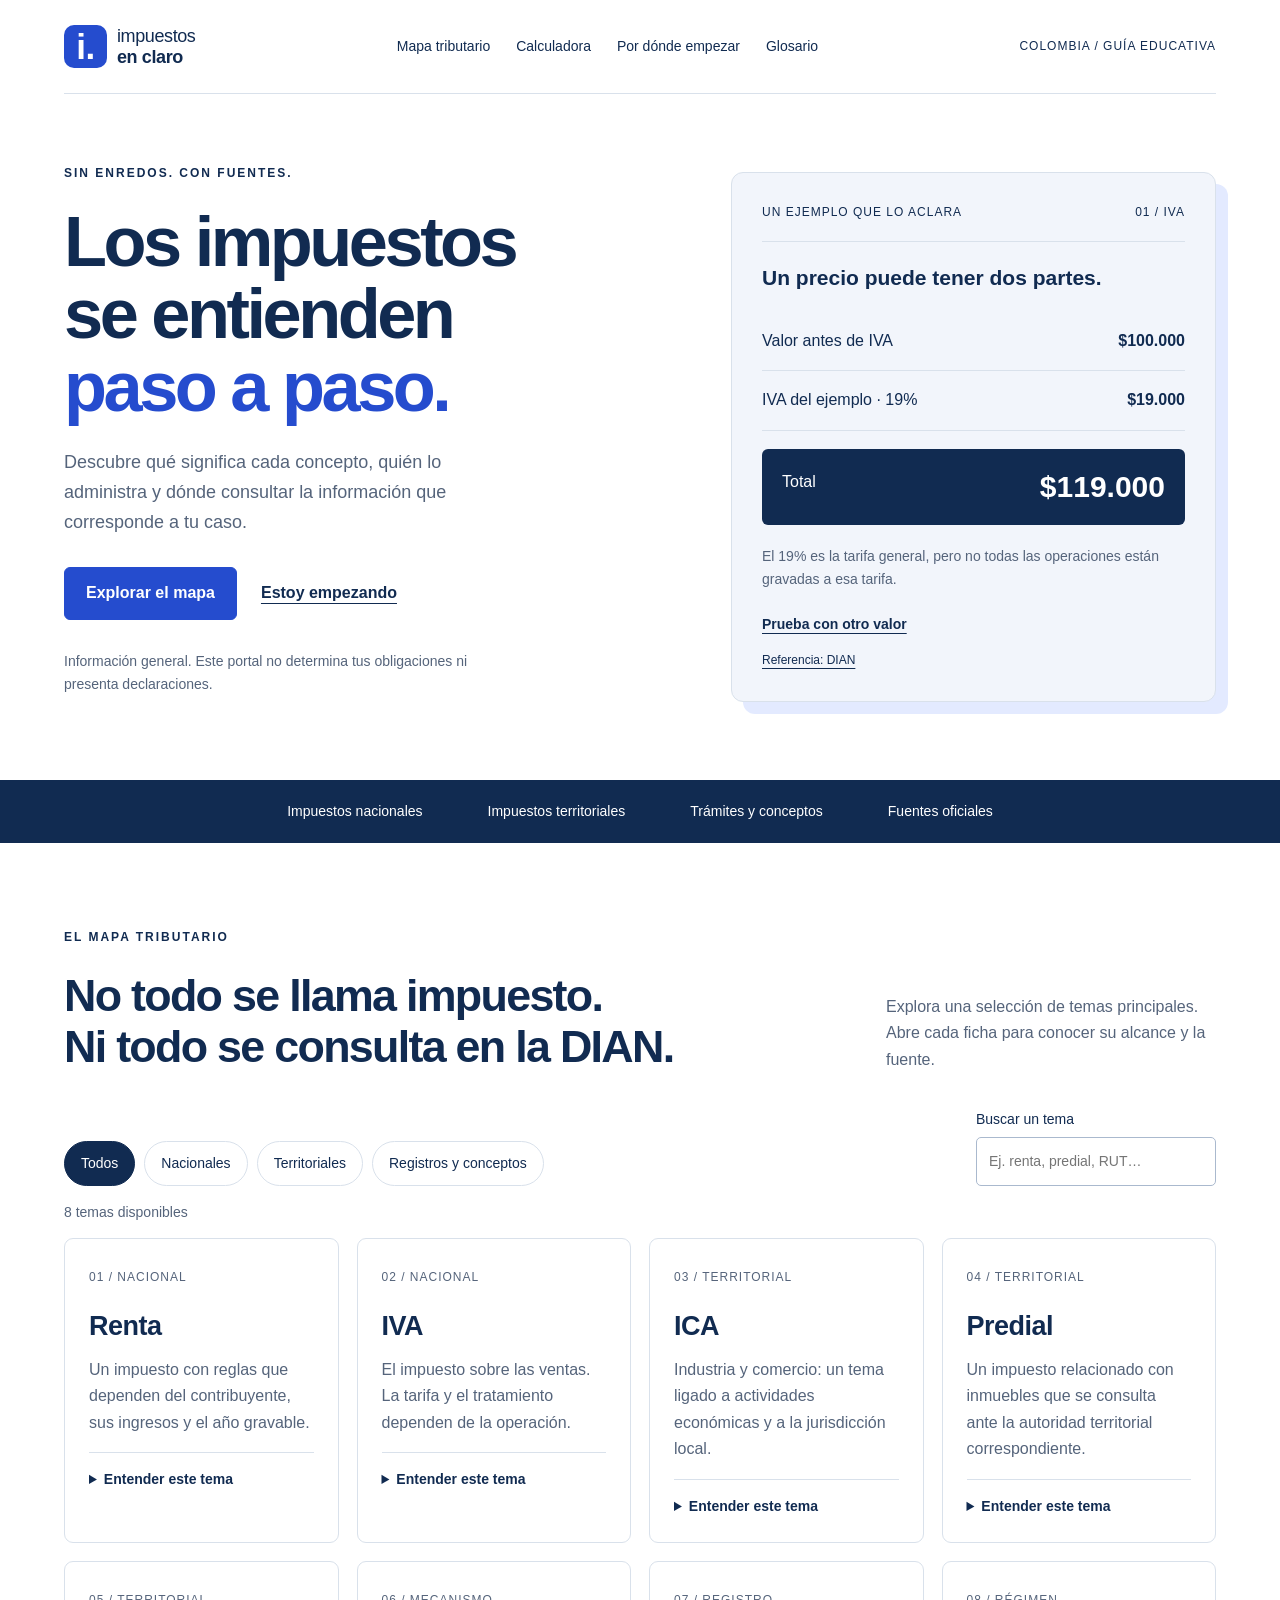
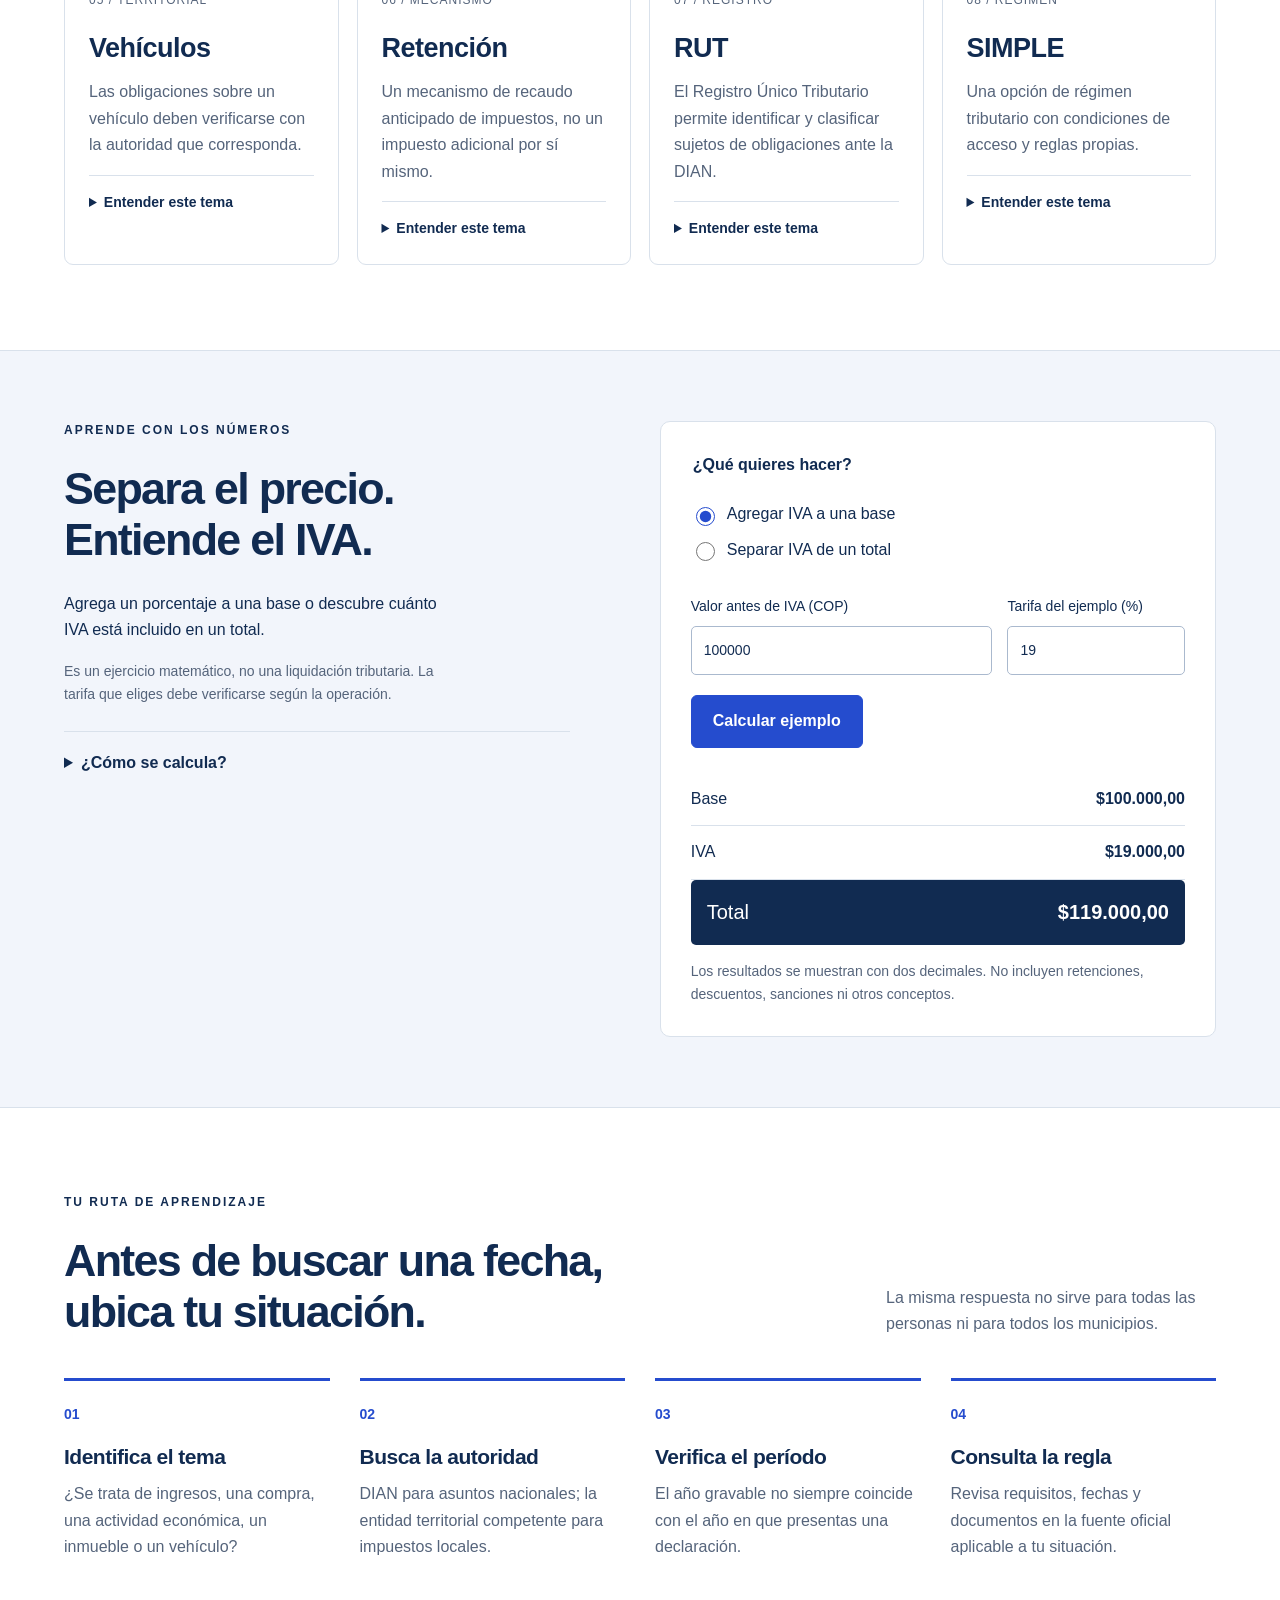
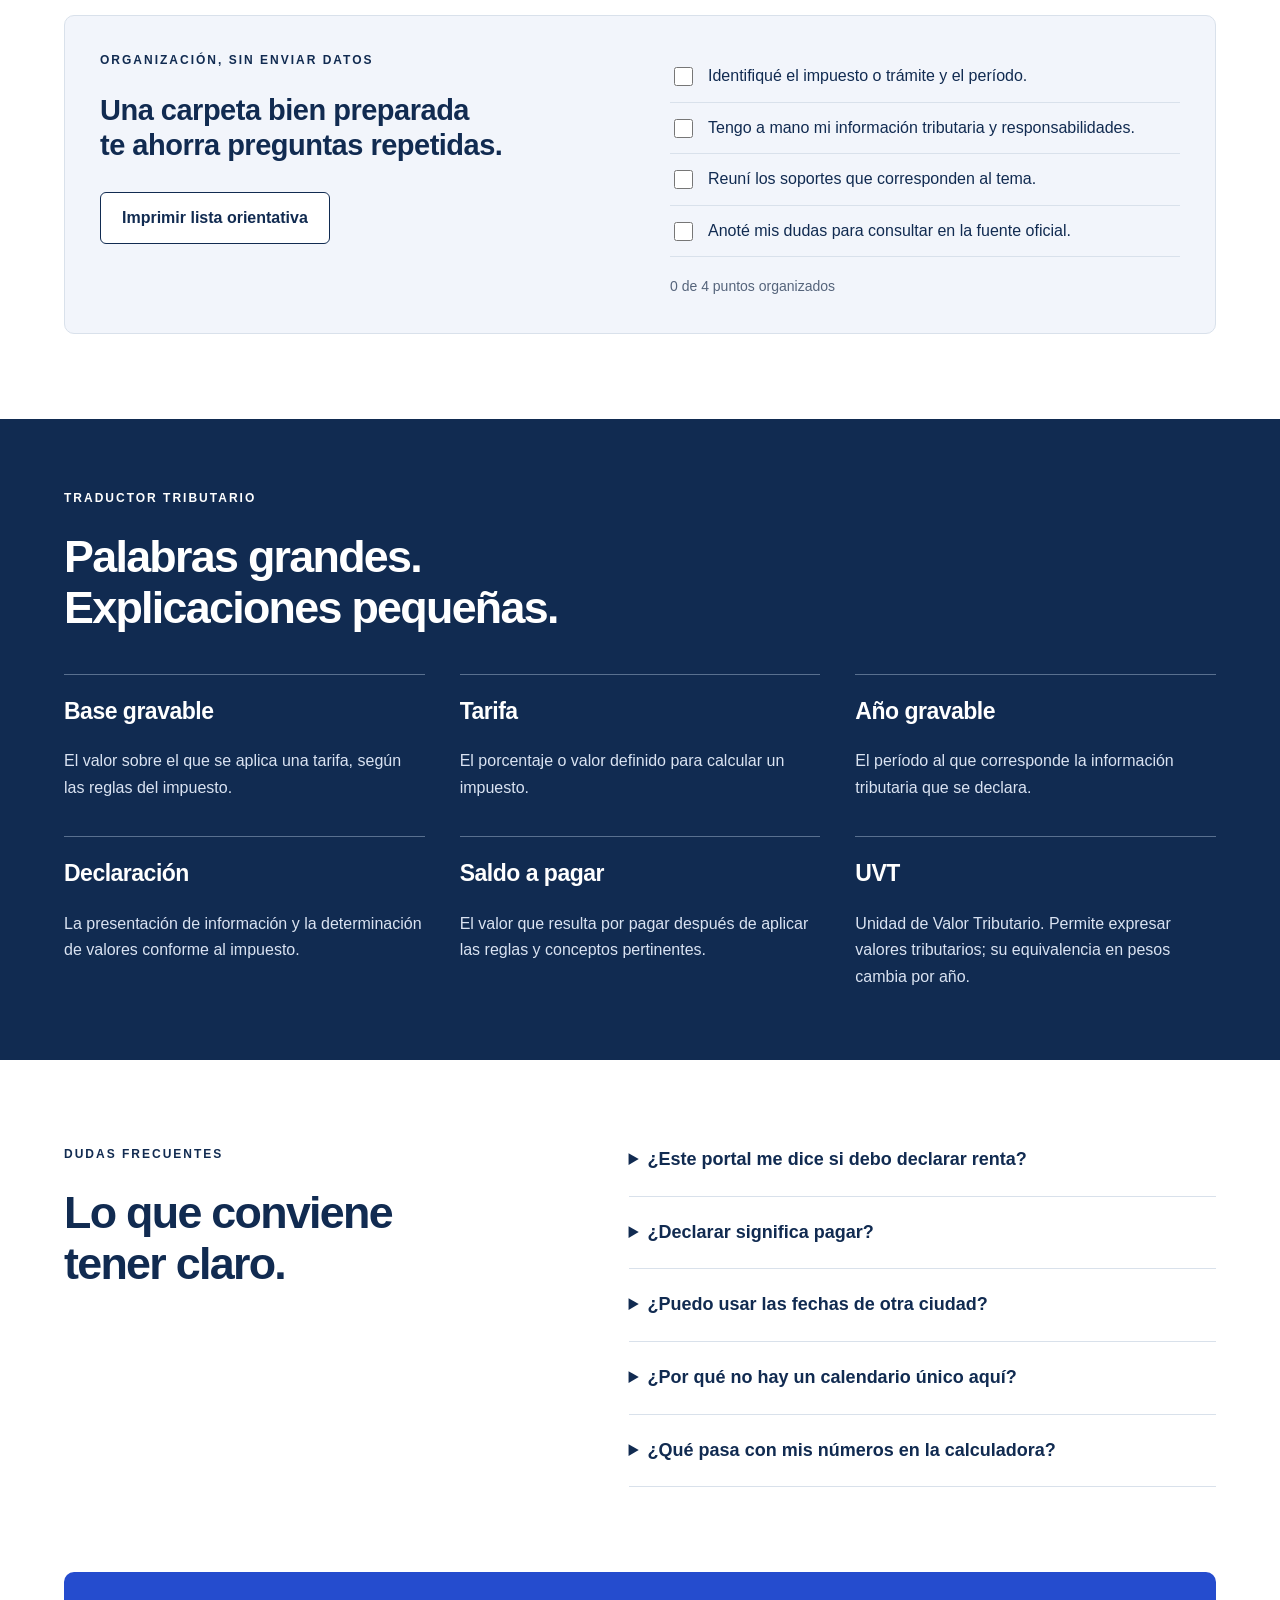
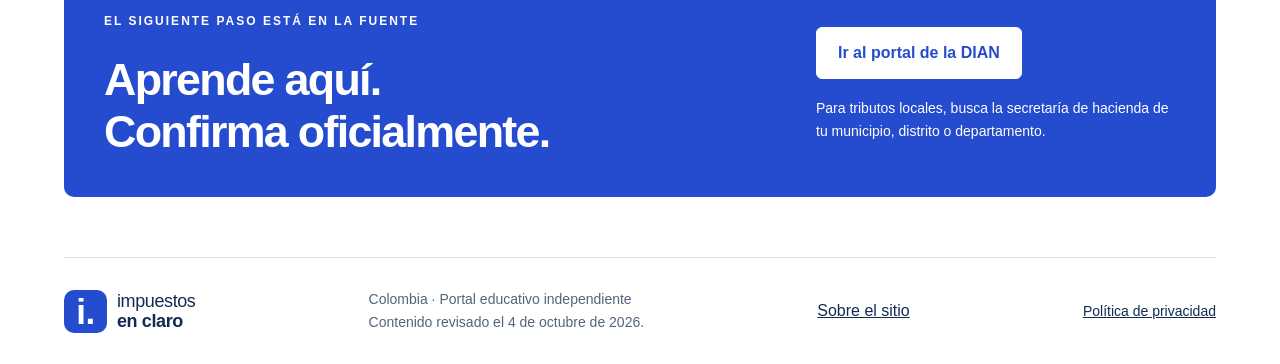
<file: index.html>
<!doctype html>
<html lang="es"><head><meta charset="utf-8"><meta name="viewport" content="width=device-width,initial-scale=1"><meta name="description" content="Aprende sobre los principales impuestos de Colombia con ejemplos, un mapa de temas y una calculadora educativa de IVA."><meta name="theme-color" content="#112b51"><title>Impuestos en Claro | Entender es el primer paso</title><link rel="stylesheet" href="estilos.css"><link rel="icon" href="favicon.svg" type="image/svg+xml"><script src="script.js" defer></script></head>
<body><a class="skip" href="#contenido">Saltar al contenido</a><header class="header wrap"><a class="brand" href="index.html"><span class="mark">i.</span><span>impuestos<br><strong>en claro</strong></span></a><button id="menu" aria-controls="nav" aria-expanded="false">Menú</button><nav id="nav" aria-label="Principal"><a href="#mapa">Mapa tributario</a><a href="#calculadora">Calculadora</a><a href="#ruta">Por dónde empezar</a><a href="#glosario">Glosario</a></nav><span class="country">COLOMBIA / GUÍA EDUCATIVA</span></header>
<main id="contenido"><section class="hero wrap"><div class="hero-copy"><p class="eyebrow">SIN ENREDOS. CON FUENTES.</p><h1>Los impuestos<br>se entienden<br><em>paso a paso.</em></h1><p class="lead">Descubre qué significa cada concepto, quién lo administra y dónde consultar la información que corresponde a tu caso.</p><div class="actions"><a class="button" href="#mapa">Explorar el mapa</a><a class="plain" href="#ruta">Estoy empezando</a></div><p class="small">Información general. Este portal no determina tus obligaciones ni presenta declaraciones.</p></div><div class="hero-ledger"><div class="ledger-head"><span>UN EJEMPLO QUE LO ACLARA</span><span>01 / IVA</span></div><p class="ledger-caption">Un precio puede tener dos partes.</p><div class="ledger-row"><span>Valor antes de IVA</span><strong>$100.000</strong></div><div class="ledger-row"><span>IVA del ejemplo · 19%</span><strong>$19.000</strong></div><div class="ledger-total"><span>Total</span><strong>$119.000</strong></div><p>El 19% es la tarifa general, pero no todas las operaciones están gravadas a esa tarifa.</p><a href="#calculadora">Prueba con otro valor</a><a class="source-mini" href="https://normograma.dian.gov.co/dian/compilacion/docs/oficio_dian_0441_2018.htm" target="_blank" rel="noopener noreferrer">Referencia: DIAN</a></div></section>
<div class="topic-strip"><span>Impuestos nacionales</span><span>Impuestos territoriales</span><span>Trámites y conceptos</span><span>Fuentes oficiales</span></div>
<section class="section wrap" id="mapa"><div class="section-heading"><div><p class="eyebrow">EL MAPA TRIBUTARIO</p><h2>No todo se llama impuesto.<br>Ni todo se consulta en la DIAN.</h2></div><p>Explora una selección de temas principales. Abre cada ficha para conocer su alcance y la fuente.</p></div><div class="map-controls"><div class="filters" role="group" aria-label="Filtrar temas"><button data-filter="todos" class="active" aria-pressed="true">Todos</button><button data-filter="nacional" aria-pressed="false">Nacionales</button><button data-filter="territorial" aria-pressed="false">Territoriales</button><button data-filter="concepto" aria-pressed="false">Registros y conceptos</button></div><label class="search-label">Buscar un tema<input id="topic-search" type="search" placeholder="Ej. renta, predial, RUT…"></label></div><p id="topic-count" class="small" aria-live="polite">8 temas disponibles</p><div class="topic-grid">
<article class="topic" data-category="nacional"><span class="topic-label">01 / NACIONAL</span><h3>Renta</h3><p>Un impuesto con reglas que dependen del contribuyente, sus ingresos y el año gravable.</p><details><summary>Entender este tema</summary><p>Para personas naturales, revisa los criterios para declarar, el año gravable, los documentos y la residencia fiscal. Declarar no significa necesariamente tener un saldo a pagar.</p><a href="https://micrositios.dian.gov.co/renta-personas-naturales-ag-2025/" target="_blank" rel="noopener noreferrer">DIAN · Renta de personas naturales, año gravable 2025</a></details></article>
<article class="topic" data-category="nacional"><span class="topic-label">02 / NACIONAL</span><h3>IVA</h3><p>El impuesto sobre las ventas. La tarifa y el tratamiento dependen de la operación.</p><details><summary>Entender este tema</summary><p>La tarifa general es 19%. No debes aplicar esa cifra automáticamente: existen tratamientos y tarifas diferentes. La calculadora de esta página solo ilustra la aritmética de una tarifa elegida.</p><a href="https://normograma.dian.gov.co/dian/compilacion/docs/oficio_dian_0441_2018.htm" target="_blank" rel="noopener noreferrer">DIAN · Tarifa general del IVA</a></details></article>
<article class="topic" data-category="territorial"><span class="topic-label">03 / TERRITORIAL</span><h3>ICA</h3><p>Industria y comercio: un tema ligado a actividades económicas y a la jurisdicción local.</p><details><summary>Entender este tema</summary><p>Consulta la secretaría de hacienda del municipio o distrito donde corresponda la actividad. Tarifas, formularios y calendario requieren verificar la normativa local.</p><a href="https://www.haciendabogota.gov.co/es/impuestos/impuesto-de-industria-y-comercio-ica" target="_blank" rel="noopener noreferrer">Ejemplo oficial · ICA en Bogotá</a></details></article>
<article class="topic" data-category="territorial"><span class="topic-label">04 / TERRITORIAL</span><h3>Predial</h3><p>Un impuesto relacionado con inmuebles que se consulta ante la autoridad territorial correspondiente.</p><details><summary>Entender este tema</summary><p>Identifica dónde está el inmueble y revisa el portal oficial de esa entidad. No traslades tarifas, descuentos o fechas de una ciudad a otra.</p><a href="https://www.haciendabogota.gov.co/es/sdh/impuestos-bogota" target="_blank" rel="noopener noreferrer">Ejemplo oficial · Impuestos de Bogotá</a></details></article>
<article class="topic" data-category="territorial"><span class="topic-label">05 / TERRITORIAL</span><h3>Vehículos</h3><p>Las obligaciones sobre un vehículo deben verificarse con la autoridad que corresponda.</p><details><summary>Entender este tema</summary><p>Consulta el tipo de vehículo, su matrícula, la autoridad competente y el período. No confundas el impuesto con otros cobros o trámites relacionados con el vehículo.</p><a href="https://www.haciendabogota.gov.co/es/sdh/impuestos-bogota" target="_blank" rel="noopener noreferrer">Ejemplo oficial · Vehículos en Bogotá</a></details></article>
<article class="topic" data-category="concepto"><span class="topic-label">06 / MECANISMO</span><h3>Retención</h3><p>Un mecanismo de recaudo anticipado de impuestos, no un impuesto adicional por sí mismo.</p><details><summary>Entender este tema</summary><p>Su aplicación depende del concepto y de las reglas correspondientes. Conserva los certificados y verifica cómo se tratan en la declaración que proceda.</p><a href="https://normograma.dian.gov.co/dian/compilacion/docs/oficio_dian_906765_2022.htm" target="_blank" rel="noopener noreferrer">DIAN · Naturaleza de la retención</a></details></article>
<article class="topic" data-category="concepto"><span class="topic-label">07 / REGISTRO</span><h3>RUT</h3><p>El Registro Único Tributario permite identificar y clasificar sujetos de obligaciones ante la DIAN.</p><details><summary>Entender este tema</summary><p>No es un impuesto. Revisa si debes inscribirte o actualizarlo y qué responsabilidades corresponde registrar. Usa los canales oficiales para realizar el trámite.</p><a href="https://www.dian.gov.co/impuestos/RUT/Paginas/Inicio.aspx" target="_blank" rel="noopener noreferrer">DIAN · Portal del RUT</a></details></article>
<article class="topic" data-category="concepto"><span class="topic-label">08 / RÉGIMEN</span><h3>SIMPLE</h3><p>Una opción de régimen tributario con condiciones de acceso y reglas propias.</p><details><summary>Entender este tema</summary><p>No asumas que te conviene o que puedes acceder sin revisar requisitos y exclusiones. Consulta la información vigente y evalúa tu situación con apoyo profesional si lo necesitas.</p><a href="https://micrositios.dian.gov.co/regimen-simple-tributacion/quienes-no-pueden-optar-por-el-regimen-simple-de-tributacion-rst/" target="_blank" rel="noopener noreferrer">DIAN · Exclusiones del SIMPLE</a></details></article>
</div><p id="topic-empty" class="empty" hidden>No encontramos ese tema. Prueba otra palabra o selecciona “Todos”.</p></section>
<section class="calculator-section" id="calculadora"><div class="wrap calculator-layout"><div><p class="eyebrow">APRENDE CON LOS NÚMEROS</p><h2>Separa el precio.<br>Entiende el IVA.</h2><p>Agrega un porcentaje a una base o descubre cuánto IVA está incluido en un total.</p><p class="small">Es un ejercicio matemático, no una liquidación tributaria. La tarifa que eliges debe verificarse según la operación.</p><details class="formula"><summary>¿Cómo se calcula?</summary><p>Agregar: IVA = base × tarifa / 100.<br>Separar: base = total / (1 + tarifa / 100).<br>El IVA incluido es la diferencia entre el total y la base.</p></details></div><form id="calculator" class="calculator"><fieldset><legend>¿Qué quieres hacer?</legend><label><input type="radio" name="mode" value="add" checked> Agregar IVA a una base</label><label><input type="radio" name="mode" value="extract"> Separar IVA de un total</label></fieldset><div class="input-pair"><label><span id="amount-label">Valor antes de IVA (COP)</span><input id="amount" type="number" min="0" max="1000000000000" step="0.01" value="100000" required></label><label>Tarifa del ejemplo (%)<input id="rate" type="number" min="0" max="100" step="0.01" value="19" required></label></div><button class="button" type="submit">Calcular ejemplo</button><p id="calc-error" role="alert" hidden></p><div id="calc-result" class="calc-result" aria-live="polite" aria-atomic="true"><div><span>Base</span><strong id="result-base">$100.000,00</strong></div><div><span>IVA</span><strong id="result-tax">$19.000,00</strong></div><div><span>Total</span><strong id="result-total">$119.000,00</strong></div></div><p class="small">Los resultados se muestran con dos decimales. No incluyen retenciones, descuentos, sanciones ni otros conceptos.</p></form></div></section>
<section class="section wrap" id="ruta"><div class="section-heading"><div><p class="eyebrow">TU RUTA DE APRENDIZAJE</p><h2>Antes de buscar una fecha,<br>ubica tu situación.</h2></div><p>La misma respuesta no sirve para todas las personas ni para todos los municipios.</p></div><ol class="route"><li><span>01</span><h3>Identifica el tema</h3><p>¿Se trata de ingresos, una compra, una actividad económica, un inmueble o un vehículo?</p></li><li><span>02</span><h3>Busca la autoridad</h3><p>DIAN para asuntos nacionales; la entidad territorial competente para impuestos locales.</p></li><li><span>03</span><h3>Verifica el período</h3><p>El año gravable no siempre coincide con el año en que presentas una declaración.</p></li><li><span>04</span><h3>Consulta la regla</h3><p>Revisa requisitos, fechas y documentos en la fuente oficial aplicable a tu situación.</p></li></ol><div class="documents"><div><p class="eyebrow">ORGANIZACIÓN, SIN ENVIAR DATOS</p><h3>Una carpeta bien preparada<br>te ahorra preguntas repetidas.</h3><button id="print-list" class="button secondary">Imprimir lista orientativa</button></div><div class="checklist"><label><input type="checkbox"> Identifiqué el impuesto o trámite y el período.</label><label><input type="checkbox"> Tengo a mano mi información tributaria y responsabilidades.</label><label><input type="checkbox"> Reuní los soportes que corresponden al tema.</label><label><input type="checkbox"> Anoté mis dudas para consultar en la fuente oficial.</label><p id="check-count" class="small" aria-live="polite">0 de 4 puntos organizados</p></div></div></section>
<section class="glossary-section" id="glosario"><div class="wrap"><p class="eyebrow">TRADUCTOR TRIBUTARIO</p><h2>Palabras grandes.<br>Explicaciones pequeñas.</h2><div class="glossary"><article><h3>Base gravable</h3><p>El valor sobre el que se aplica una tarifa, según las reglas del impuesto.</p></article><article><h3>Tarifa</h3><p>El porcentaje o valor definido para calcular un impuesto.</p></article><article><h3>Año gravable</h3><p>El período al que corresponde la información tributaria que se declara.</p></article><article><h3>Declaración</h3><p>La presentación de información y la determinación de valores conforme al impuesto.</p></article><article><h3>Saldo a pagar</h3><p>El valor que resulta por pagar después de aplicar las reglas y conceptos pertinentes.</p></article><article><h3>UVT</h3><p>Unidad de Valor Tributario. Permite expresar valores tributarios; su equivalencia en pesos cambia por año.</p></article></div></div></section>
<section class="section wrap faq-section"><div><p class="eyebrow">DUDAS FRECUENTES</p><h2>Lo que conviene<br>tener claro.</h2></div><div class="faq"><details><summary>¿Este portal me dice si debo declarar renta?</summary><p>No. Explica conceptos y te dirige a la fuente oficial. Para saber si estás obligado debes revisar los criterios del período y tus circunstancias.</p></details><details><summary>¿Declarar significa pagar?</summary><p>No necesariamente. La obligación de declarar y el resultado de la declaración son cuestiones distintas.</p></details><details><summary>¿Puedo usar las fechas de otra ciudad?</summary><p>No las tomes como referencia para tu obligación. Consulta el calendario de la autoridad competente y del período correcto.</p></details><details><summary>¿Por qué no hay un calendario único aquí?</summary><p>Los vencimientos dependen del impuesto, el período, la jurisdicción y, en algunos casos, de datos como el NIT. La fuente oficial es el lugar para confirmar tu plazo.</p></details><details><summary>¿Qué pasa con mis números en la calculadora?</summary><p>El cálculo ocurre en tu navegador. El código del sitio no envía ni guarda los valores, ni recopila los puntos marcados en la lista.</p></details></div></section>
<section class="official wrap"><div><p class="eyebrow">EL SIGUIENTE PASO ESTÁ EN LA FUENTE</p><h2>Aprende aquí.<br>Confirma oficialmente.</h2></div><div><a class="button light" href="https://www.dian.gov.co/" target="_blank" rel="noopener noreferrer">Ir al portal de la DIAN</a><p>Para tributos locales, busca la secretaría de hacienda de tu municipio, distrito o departamento.</p></div></section>
</main><footer class="footer wrap"><a class="brand" href="index.html"><span class="mark">i.</span><span>impuestos<br><strong>en claro</strong></span></a><p>Colombia · Portal educativo independiente<br>Contenido revisado el 4 de octubre de 2026.</p><a href="sobre-el-sitio.html">Sobre el sitio</a><a href="privacidad.html">Política de privacidad</a></footer></body></html>
</file>
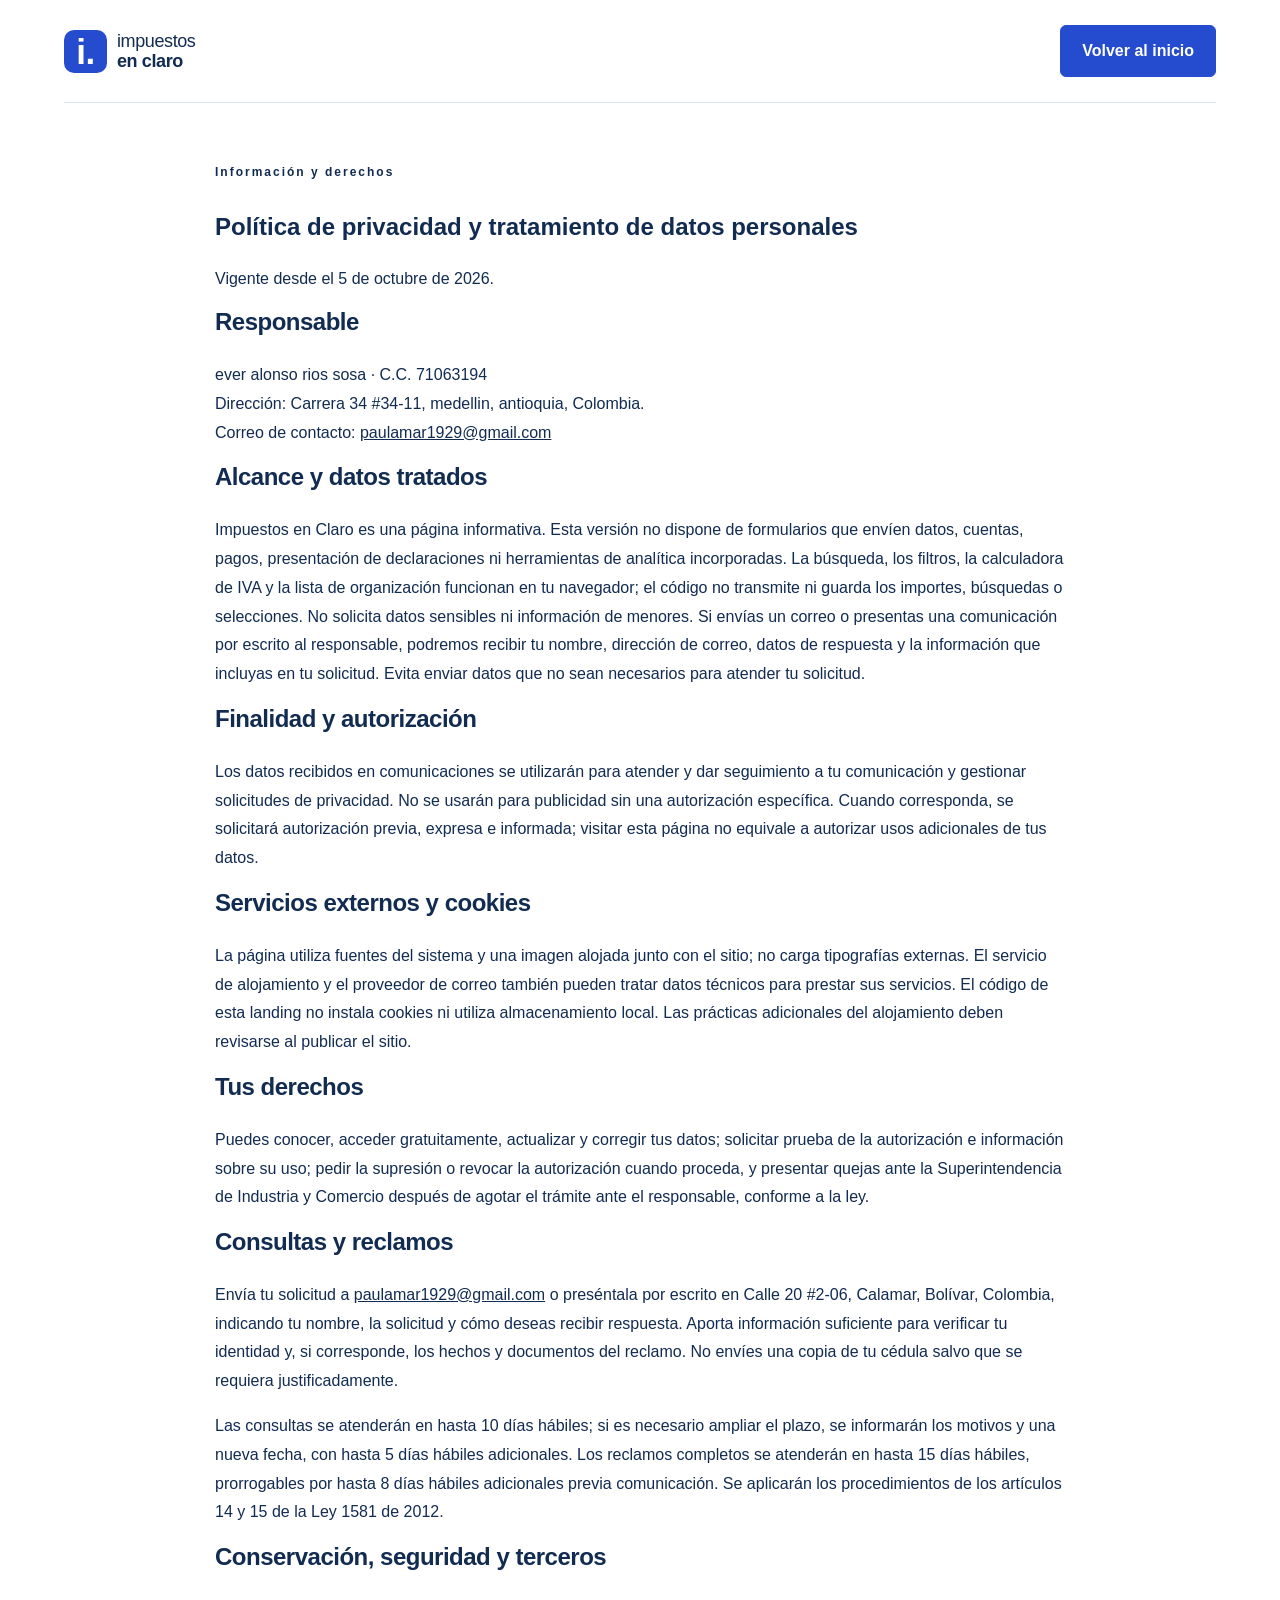
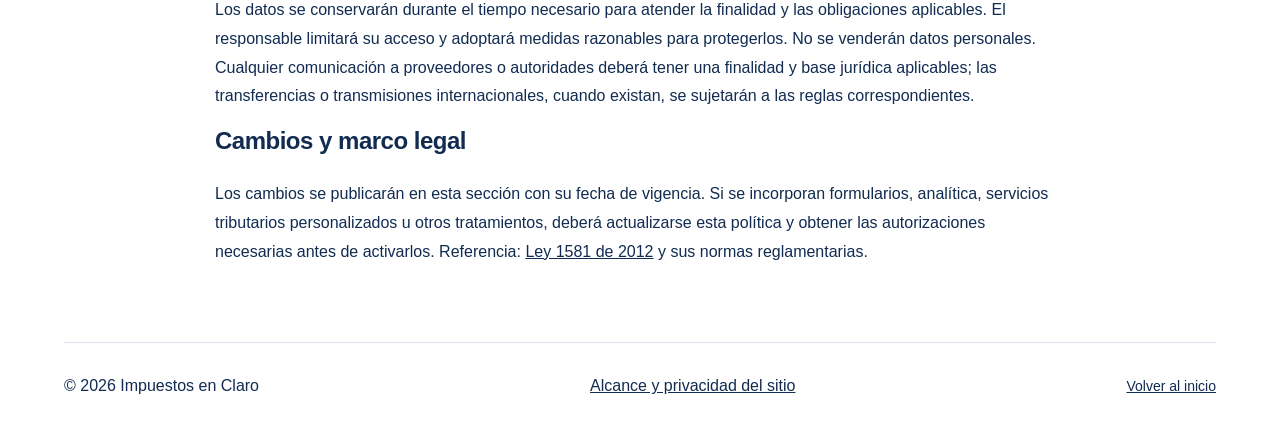
<file: privacidad.html>
<!doctype html><html lang="es"><head><meta charset="utf-8"><meta name="viewport" content="width=device-width,initial-scale=1"><meta name="description" content="Política de privacidad y tratamiento de datos personales de Impuestos en Claro."><title>Privacidad | Impuestos en Claro</title><link rel="stylesheet" href="estilos.css"><link rel="icon" href="favicon.svg" type="image/svg+xml"></head><body><header class="header wrap"><a class="brand" href="index.html"><span class="mark">i.</span><span>impuestos<br><strong>en claro</strong></span></a><a class="button" href="index.html">Volver al inicio</a></header><main class="wrap legal"><section class="policy-text" id="privacidad" aria-labelledby="privacy-title">
<div class="eyebrow">Información y derechos</div><h2 id="privacy-title">Política de privacidad y tratamiento de datos personales</h2>
<p>Vigente desde el 5 de octubre de 2026.</p>
<div style="max-width:850px;line-height:1.8">
<h3>Responsable</h3><p> ever alonso rios sosa · C.C. 71063194<br>Dirección: Carrera 34 #34-11, medellin,  antioquia, Colombia.<br>Correo de contacto: <a href="mailto:paulamar1929@gmail.com">paulamar1929@gmail.com</a></p>
<h3>Alcance y datos tratados</h3><p>Impuestos en Claro es una página informativa. Esta versión no dispone de formularios que envíen datos, cuentas, pagos, presentación de declaraciones ni herramientas de analítica incorporadas. La búsqueda, los filtros, la calculadora de IVA y la lista de organización funcionan en tu navegador; el código no transmite ni guarda los importes, búsquedas o selecciones. No solicita datos sensibles ni información de menores. Si envías un correo o presentas una comunicación por escrito al responsable, podremos recibir tu nombre, dirección de correo, datos de respuesta y la información que incluyas en tu solicitud. Evita enviar datos que no sean necesarios para atender tu solicitud.</p>
<h3>Finalidad y autorización</h3><p>Los datos recibidos en comunicaciones se utilizarán para atender y dar seguimiento a tu comunicación y gestionar solicitudes de privacidad. No se usarán para publicidad sin una autorización específica. Cuando corresponda, se solicitará autorización previa, expresa e informada; visitar esta página no equivale a autorizar usos adicionales de tus datos.</p>
<h3>Servicios externos y cookies</h3><p>La página utiliza fuentes del sistema y una imagen alojada junto con el sitio; no carga tipografías externas. El servicio de alojamiento y el proveedor de correo también pueden tratar datos técnicos para prestar sus servicios. El código de esta landing no instala cookies ni utiliza almacenamiento local. Las prácticas adicionales del alojamiento deben revisarse al publicar el sitio.</p>
<h3>Tus derechos</h3><p>Puedes conocer, acceder gratuitamente, actualizar y corregir tus datos; solicitar prueba de la autorización e información sobre su uso; pedir la supresión o revocar la autorización cuando proceda, y presentar quejas ante la Superintendencia de Industria y Comercio después de agotar el trámite ante el responsable, conforme a la ley.</p>
<h3>Consultas y reclamos</h3><p>Envía tu solicitud a <a href="mailto:paulamar1929@gmail.com">paulamar1929@gmail.com</a> o preséntala por escrito en Calle 20 #2-06, Calamar, Bolívar, Colombia, indicando tu nombre, la solicitud y cómo deseas recibir respuesta. Aporta información suficiente para verificar tu identidad y, si corresponde, los hechos y documentos del reclamo. No envíes una copia de tu cédula salvo que se requiera justificadamente.</p><p>Las consultas se atenderán en hasta 10 días hábiles; si es necesario ampliar el plazo, se informarán los motivos y una nueva fecha, con hasta 5 días hábiles adicionales. Los reclamos completos se atenderán en hasta 15 días hábiles, prorrogables por hasta 8 días hábiles adicionales previa comunicación. Se aplicarán los procedimientos de los artículos 14 y 15 de la Ley 1581 de 2012.</p>
<h3>Conservación, seguridad y terceros</h3><p>Los datos se conservarán durante el tiempo necesario para atender la finalidad y las obligaciones aplicables. El responsable limitará su acceso y adoptará medidas razonables para protegerlos. No se venderán datos personales. Cualquier comunicación a proveedores o autoridades deberá tener una finalidad y base jurídica aplicables; las transferencias o transmisiones internacionales, cuando existan, se sujetarán a las reglas correspondientes.</p>
<h3>Cambios y marco legal</h3><p>Los cambios se publicarán en esta sección con su fecha de vigencia. Si se incorporan formularios, analítica, servicios tributarios personalizados u otros tratamientos, deberá actualizarse esta política y obtener las autorizaciones necesarias antes de activarlos. Referencia: <a class="text-link" href="https://www1.funcionpublica.gov.co/eva/gestornormativo/norma.php?i=49981" target="_blank" rel="noopener noreferrer">Ley 1581 de 2012</a> y sus normas reglamentarias.</p>
</div></section></main><footer class="footer wrap"><span>© 2026 Impuestos en Claro</span><a href="sobre-el-sitio.html">Alcance y privacidad del sitio</a><a href="index.html">Volver al inicio</a></footer></body></html>
</file>
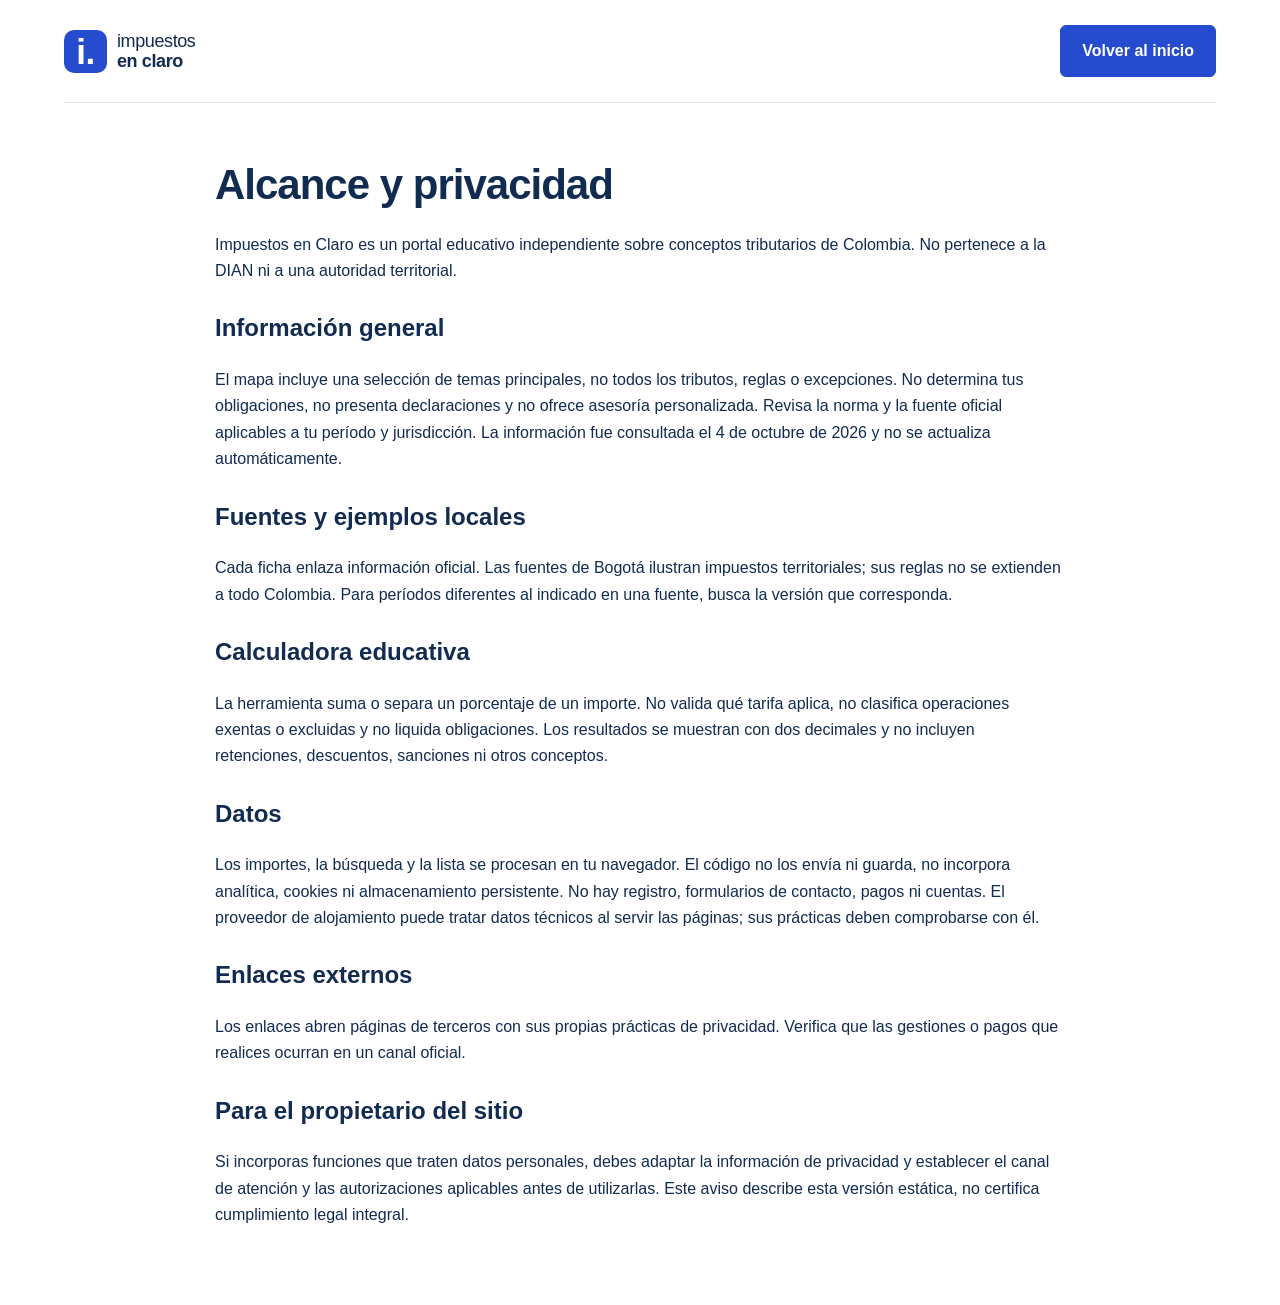
<file: sobre-el-sitio.html>
<!doctype html><html lang="es"><head><meta charset="utf-8"><meta name="viewport" content="width=device-width,initial-scale=1"><title>Alcance y privacidad | Impuestos en Claro</title><link rel="stylesheet" href="estilos.css"><link rel="icon" href="favicon.svg" type="image/svg+xml"></head><body><header class="header wrap"><a class="brand" href="index.html"><span class="mark">i.</span><span>impuestos<br><strong>en claro</strong></span></a><a class="button" href="index.html">Volver al inicio</a></header><main class="legal wrap"><h1>Alcance y privacidad</h1><p>Impuestos en Claro es un portal educativo independiente sobre conceptos tributarios de Colombia. No pertenece a la DIAN ni a una autoridad territorial.</p><h2>Información general</h2><p>El mapa incluye una selección de temas principales, no todos los tributos, reglas o excepciones. No determina tus obligaciones, no presenta declaraciones y no ofrece asesoría personalizada. Revisa la norma y la fuente oficial aplicables a tu período y jurisdicción. La información fue consultada el 4 de octubre de 2026 y no se actualiza automáticamente.</p><h2>Fuentes y ejemplos locales</h2><p>Cada ficha enlaza información oficial. Las fuentes de Bogotá ilustran impuestos territoriales; sus reglas no se extienden a todo Colombia. Para períodos diferentes al indicado en una fuente, busca la versión que corresponda.</p><h2>Calculadora educativa</h2><p>La herramienta suma o separa un porcentaje de un importe. No valida qué tarifa aplica, no clasifica operaciones exentas o excluidas y no liquida obligaciones. Los resultados se muestran con dos decimales y no incluyen retenciones, descuentos, sanciones ni otros conceptos.</p><h2>Datos</h2><p>Los importes, la búsqueda y la lista se procesan en tu navegador. El código no los envía ni guarda, no incorpora analítica, cookies ni almacenamiento persistente. No hay registro, formularios de contacto, pagos ni cuentas. El proveedor de alojamiento puede tratar datos técnicos al servir las páginas; sus prácticas deben comprobarse con él.</p><h2>Enlaces externos</h2><p>Los enlaces abren páginas de terceros con sus propias prácticas de privacidad. Verifica que las gestiones o pagos que realices ocurran en un canal oficial.</p><h2>Para el propietario del sitio</h2><p>Si incorporas funciones que traten datos personales, debes adaptar la información de privacidad y establecer el canal de atención y las autorizaciones aplicables antes de utilizarlas. Este aviso describe esta versión estática, no certifica cumplimiento legal integral.</p></main></body></html>
</file>
<file: estilos.css>
/* Impuestos en Claro — colores principales */
:root{
  --navy:#112b51;
  --blue:#254cce;
  --paper:#fff;
  --soft:#f2f5fb;
  --line:#d9e1eb;
  --muted:#55647b;
  --orange:#ffbf69}

*{
  box-sizing:border-box}
html{
  scroll-behavior:smooth;
  scroll-padding-top:25px}
body{
  margin:0;
  background:var(--paper);
  color:var(--navy);
  font:16px/1.65 Arial,Helvetica,sans-serif}
a{
  color:inherit}
button,input{
  font:inherit}
button,summary{
  cursor:pointer}
h1,h2,h3,p{
  margin-top:0}
[hidden]{
  display:none!important}
:focus-visible{
  outline:3px solid #ba5900;
  outline-offset:5px}
.wrap{
  width:min(1240px,90%);
  margin-inline:auto}
.header{
  padding:25px 0;
  display:flex;
  align-items:center;
  justify-content:space-between;
  gap:30px;
  border-bottom:1px solid var(--line)}
.brand{
  display:flex;
  align-items:center;
  gap:10px;
  text-decoration:none;
  font-size:18px;
  line-height:1.12;
  letter-spacing:-.4px}
.brand strong{
  font-weight:800}
.mark{
  display:flex;
  align-items:center;
  justify-content:center;
  background:var(--blue);
  color:#fff;
  width:43px;
  height:43px;
  border-radius:10px;
  font-size:35px;
  font-weight:800}
.country{
  font-size:12px;
  letter-spacing:1px}
nav{
  display:flex;
  gap:26px;
  font-size:14px}
nav a{
  text-decoration:none}
nav a:hover{
  text-decoration:underline;
  text-underline-offset:5px}
#menu{
  display:none}
.hero{
  display:grid;
  grid-template-columns:1.2fr 1fr;
  gap:85px;
  align-items:center;
  padding:70px 0}
.eyebrow{
  font-size:12px;
  letter-spacing:2px;
  font-weight:700;
  margin-bottom:22px}
h1{
  font-size:clamp(45px,5.5vw,76px);
  line-height:1.03;
  letter-spacing:-3.5px;
  margin-bottom:25px}
h1 em{
  color:var(--blue);
  font-style:normal}
h2{
  font-size:clamp(31px,3.5vw,46px);
  line-height:1.15;
  letter-spacing:-1.7px;
  margin-bottom:25px}
h3{
  font-size:24px;
  line-height:1.2;
  letter-spacing:-.5px}
.lead{
  font-size:18px;
  color:var(--muted);
  max-width:450px}
.actions{
  display:flex;
  align-items:center;
  gap:24px;
  margin:30px 0}
.button{
  display:inline-flex;
  align-items:center;
  justify-content:center;
  background:var(--blue);
  color:#fff;
  border:1px solid var(--blue);
  border-radius:6px;
  padding:14px 21px;
  text-decoration:none;
  font-weight:700;
  line-height:1.4}
.button:hover{
  background:#173aaa}
.plain{
  text-underline-offset:5px;
  font-weight:700}
.small{
  font-size:14px;
  color:var(--muted)}
.hero-copy .small{
  max-width:430px}
.hero-ledger{
  background:var(--soft);
  border:1px solid var(--line);
  border-radius:12px;
  padding:30px;
  box-shadow:12px 12px 0 #e3eaff}
.ledger-head{
  display:flex;
  justify-content:space-between;
  gap:20px;
  font-size:12px;
  letter-spacing:1px;
  border-bottom:1px solid var(--line);
  padding-bottom:18px;
  margin-bottom:22px}
.ledger-caption{
  font-size:21px;
  font-weight:700;
  line-height:1.3}
.ledger-row,.ledger-total{
  display:flex;
  justify-content:space-between;
  gap:20px;
  padding:16px 0}
.ledger-row{
  border-bottom:1px solid var(--line)}
.ledger-total{
  background:var(--navy);
  color:white;
  padding:20px;
  border-radius:6px;
  margin-top:18px}
.ledger-total strong{
  font-size:30px;
  line-height:1.2}
.hero-ledger>p:not(.ledger-caption){
  font-size:14px;
  color:var(--muted);
  margin:20px 0}
.hero-ledger>a{
  font-size:14px;
  font-weight:700;
  text-underline-offset:4px}
.source-mini{
  display:block;
  margin-top:14px;
  font-weight:400!important;
  font-size:12px!important}
.topic-strip{
  background:var(--navy);
  color:white;
  display:flex;
  gap:65px;
  justify-content:center;
  flex-wrap:wrap;
  padding:20px 5%;
  font-size:14px}
.section{
  padding:85px 0}
.section-heading{
  display:flex;
  align-items:end;
  justify-content:space-between;
  gap:45px;
  margin-bottom:35px}
.section-heading h2{
  margin:0}
.section-heading>p{
  max-width:330px;
  color:var(--muted);
  margin:0}
.map-controls{
  display:flex;
  justify-content:space-between;
  align-items:end;
  gap:20px;
  margin-bottom:15px}
.filters{
  display:flex;
  gap:9px;
  flex-wrap:wrap}
.filters button{
  border:1px solid var(--line);
  padding:10px 16px;
  border-radius:25px;
  font-size:14px;
  background:white;
  color:var(--navy)}
.filters button.active{
  background:var(--navy);
  color:white;
  border-color:var(--navy)}
.search-label{
  font-size:14px;
  display:block;
  min-width:240px}
.search-label input{
  display:block;
  margin-top:6px}
.topic-grid{
  display:grid;
  grid-template-columns:repeat(4,1fr);
  gap:18px}
.topic{
  border:1px solid var(--line);
  border-radius:9px;
  padding:24px}
.topic-label{
  font-size:12px;
  letter-spacing:1px;
  color:var(--muted)}
.topic h3{
  font-size:27px;
  margin:20px 0 15px}
.topic>p{
  font-size:16px;
  color:var(--muted)}
.topic details{
  border-top:1px solid var(--line);
  padding-top:15px}
.topic summary{
  font-size:14px;
  font-weight:700}
.topic details p{
  font-size:14px;
  margin:15px 0}
.topic details a{
  font-size:14px;
  color:var(--blue);
  overflow-wrap:anywhere}
.empty{
  padding:25px;
  background:var(--soft)}
.calculator-section{
  padding:70px 0;
  background:var(--soft);
  border-block:1px solid var(--line)}
.calculator-layout{
  display:grid;
  grid-template-columns:1fr 1.1fr;
  gap:90px}
.calculator-layout>div>p{
  max-width:380px}
.formula{
  border-top:1px solid var(--line);
  padding-top:18px;
  margin-top:25px}
.formula summary{
  font-weight:700}
.formula p{
  font-size:14px;
  margin-top:18px}
.calculator{
  background:white;
  padding:30px;
  border:1px solid var(--line);
  border-radius:10px}
fieldset{
  border:0;
  padding:0;
  margin:0 0 23px}
legend{
  font-weight:700;
  margin-bottom:14px}
fieldset label{
  display:flex;
  align-items:center;
  gap:9px;
  margin:9px 0}
input[type=radio],input[type=checkbox]{
  width:19px;
  height:19px;
  accent-color:var(--blue);
  flex-shrink:0}
input[type=search],input[type=number]{
  border:1px solid #aab9ce;
  border-radius:5px;
  width:100%;
  padding:12px;
  background:#fff;
  color:var(--navy);
  min-width:0}
.input-pair{
  display:grid;
  grid-template-columns:1.7fr 1fr;
  gap:15px;
  margin-bottom:20px}
.input-pair label{
  font-size:14px}
.input-pair input{
  display:block;
  margin-top:8px}
.calc-result{
  margin:25px 0 15px}
.calc-result>div{
  display:flex;
  justify-content:space-between;
  gap:20px;
  border-bottom:1px solid var(--line);
  padding:13px 0}
.calc-result>div:last-child{
  border-bottom:0;
  background:var(--navy);
  color:white;
  padding:16px;
  border-radius:5px;
  font-size:20px}
.calculator .small{
  margin:0}
#calc-error{
  color:#a42c29;
  margin-top:18px}
.route{
  list-style:none;
  margin:40px 0 55px;
  padding:0;
  display:grid;
  grid-template-columns:repeat(4,1fr);
  gap:30px}
.route li{
  border-top:3px solid var(--blue);
  padding-top:20px}
.route span{
  font-size:14px;
  font-weight:700;
  color:var(--blue)}
.route h3{
  font-size:21px;
  margin:17px 0 12px}
.route p{
  color:var(--muted);
  margin:0}
.documents{
  border:1px solid var(--line);
  border-radius:10px;
  padding:35px;
  display:grid;
  grid-template-columns:1fr 1fr;
  gap:60px;
  background:var(--soft)}
.documents h3{
  font-size:29px}
.secondary{
  background:#fff;
  border-color:var(--navy);
  color:var(--navy)}
.secondary:hover{
  background:#e7edfa}
.checklist label{
  display:flex;
  align-items:start;
  gap:12px;
  border-bottom:1px solid var(--line);
  padding:12px 0}
.checklist input{
  margin-top:4px}
.checklist .small{
  margin:18px 0 0}
.glossary-section{
  padding:70px 0;
  background:var(--navy);
  color:white}
.glossary{
  display:grid;
  grid-template-columns:repeat(3,1fr);
  gap:35px;
  margin-top:40px}
.glossary article{
  border-top:1px solid #59708f;
  padding-top:23px}
.glossary h3{
  font-size:23px}
.glossary p{
  color:#dae3f2;
  margin:0}
.faq-section{
  display:grid;
  grid-template-columns:1fr 1.2fr;
  gap:75px}
.faq details{
  border-bottom:1px solid var(--line);
  padding:21px 0}
.faq details:first-child{
  padding-top:0}
.faq summary{
  font-size:18px;
  font-weight:700}
.faq p{
  color:var(--muted);
  margin:16px 0 0}
.official{
  background:var(--blue);
  color:white;
  padding:40px;
  display:flex;
  justify-content:space-between;
  align-items:center;
  gap:45px;
  border-radius:10px;
  margin-bottom:60px}
.official h2{
  margin:0}
.official>div:last-child{
  max-width:360px}
.official p:not(.eyebrow){
  font-size:14px;
  margin:18px 0 0}
.light{
  background:white;
  color:var(--blue);
  border-color:white}
.light:hover{
  background:#eaf0ff}
.footer{
  border-top:1px solid var(--line);
  display:flex;
  justify-content:space-between;
  align-items:center;
  gap:30px;
  padding:30px 0}
.footer p,.footer>a:last-child{
  font-size:14px}
.footer p{
  margin:0;
  color:var(--muted)}
.skip{
  position:fixed;
  top:-100px;
  background:white;
  padding:10px;
  z-index:100}
.skip:focus{
  top:10px}
.legal{
  max-width:850px;
  padding:60px 0}
.legal h1{
  font-size:42px;
  letter-spacing:-1px}
.legal h2{
  font-size:24px;
  letter-spacing:0;
  margin-top:30px}

@media(max-width:1100px){
  .country{
  display:none}
.hero,.calculator-layout{
  gap:40px}
.topic-grid{
  grid-template-columns:repeat(2,1fr)}
.documents{
  gap:35px}
.topic-strip{
  gap:25px}
.map-controls{
  align-items:start;
  flex-direction:column}
.search-label{
  width:100%}
}

@media(max-width:760px){
  .header{
  flex-wrap:wrap;
  padding-block:18px}
#menu{
  display:block;
  border:1px solid var(--line);
  background:white;
  color:var(--navy);
  padding:8px 14px;
  border-radius:5px}
nav{
  width:100%;
  flex-direction:column;
  gap:0}
nav a{
  padding:11px 0}
body.js nav{
  display:none}
body.js nav.open{
  display:flex}
.hero{
  grid-template-columns:1fr;
  padding:40px 0 55px;
  gap:28px}
h1{
  font-size:clamp(42px,10vw,65px);
  letter-spacing:-2px}
.hero-ledger{
  padding:23px;
  box-shadow:7px 7px 0 #e3eaff}
.actions{
  flex-wrap:wrap}
.section{
  padding-block:55px}
.section-heading{
  display:block}
.section-heading>p{
  margin-top:22px;
  max-width:none}
.topic-grid{
  gap:14px}
.topic{
  padding:20px}
.calculator-layout,.documents,.faq-section{
  grid-template-columns:1fr;
  gap:30px}
.calculator-section,.glossary-section{
  padding-block:55px}
.route{
  grid-template-columns:repeat(2,1fr);
  gap:25px}
.documents{
  padding:25px}
.glossary{
  grid-template-columns:repeat(2,1fr);
  gap:25px}
.official{
  flex-direction:column;
  align-items:start;
  padding:30px}
.footer{
  flex-direction:column;
  align-items:start;
  gap:20px}
.topic-strip{
  justify-content:start;
  gap:10px 25px}
}

@media(max-width:430px){
  .topic-grid,.glossary,.route{
  grid-template-columns:1fr}
.input-pair{
  grid-template-columns:1fr}
.calculator{
  padding:23px}
.ledger-row{
  font-size:14px}
.calc-result strong{
  font-size:16px}
.filters button{
  padding:9px 12px}
.legal h1{
  font-size:34px}
}

@media(prefers-reduced-motion:reduce){
  html{
  scroll-behavior:auto}
}

@media print{
  body{
  font:12pt/1.5 Arial,sans-serif;
  color:#000}
.header,.hero,.topic-strip,#mapa,#calculadora,.glossary-section,.faq-section,.official,.footer,.skip,#ruta>.section-heading,.route{
  display:none!important}
.section{
  padding:0}
.wrap{
  width:100%}
.documents{
  display:block;
  border:0;
  background:white;
  padding:0}
.documents .button,.documents .eyebrow,.checklist .small{
  display:none}
.documents h3{
  font-size:22pt}
.checklist label{
  break-inside:avoid}
.checklist input{
  accent-color:#000}
}
</file>
